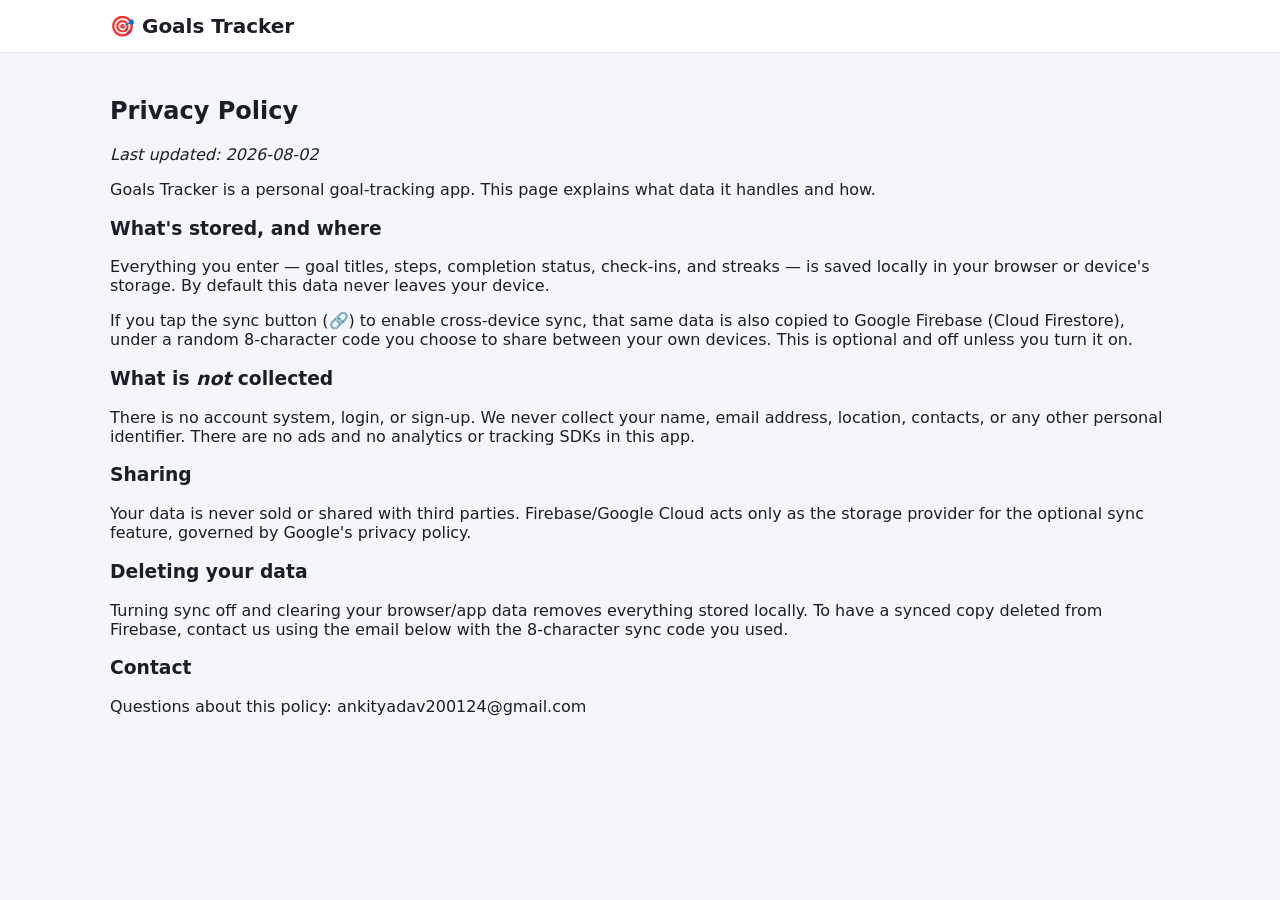
<file: privacy.html>
<!DOCTYPE html>
<html lang="en">
<head>
<meta charset="UTF-8" />
<meta name="viewport" content="width=device-width, initial-scale=1.0" />
<title>Privacy Policy — Goals Tracker</title>
<link rel="stylesheet" href="css/style.css" />
<link rel="icon" href="icons/icon-192.png" />
</head>
<body>
  <header class="app-header">
    <div class="app-header-inner">
      <h1 class="app-title"><a href="index.html">🎯 Goals Tracker</a></h1>
    </div>
  </header>

  <main class="view-root">
    <h2>Privacy Policy</h2>
    <p><em>Last updated: 2026-08-02</em></p>

    <p>Goals Tracker is a personal goal-tracking app. This page explains what
    data it handles and how.</p>

    <h3>What's stored, and where</h3>
    <p>Everything you enter — goal titles, steps, completion status, check-ins,
    and streaks — is saved locally in your browser or device's storage. By
    default this data never leaves your device.</p>

    <p>If you tap the sync button (🔗) to enable cross-device sync, that same
    data is also copied to Google Firebase (Cloud Firestore), under a random
    8-character code you choose to share between your own devices. This is
    optional and off unless you turn it on.</p>

    <h3>What is <em>not</em> collected</h3>
    <p>There is no account system, login, or sign-up. We never collect your
    name, email address, location, contacts, or any other personal
    identifier. There are no ads and no analytics or tracking SDKs in this
    app.</p>

    <h3>Sharing</h3>
    <p>Your data is never sold or shared with third parties. Firebase/Google
    Cloud acts only as the storage provider for the optional sync feature,
    governed by
    <a href="https://policies.google.com/privacy" target="_blank" rel="noopener">Google's privacy policy</a>.</p>

    <h3>Deleting your data</h3>
    <p>Turning sync off and clearing your browser/app data removes everything
    stored locally. To have a synced copy deleted from Firebase, contact us
    using the email below with the 8-character sync code you used.</p>

    <h3>Contact</h3>
    <p>Questions about this policy: <a href="mailto:ankityadav200124@gmail.com">ankityadav200124@gmail.com</a></p>
  </main>
</body>
</html>
</file>
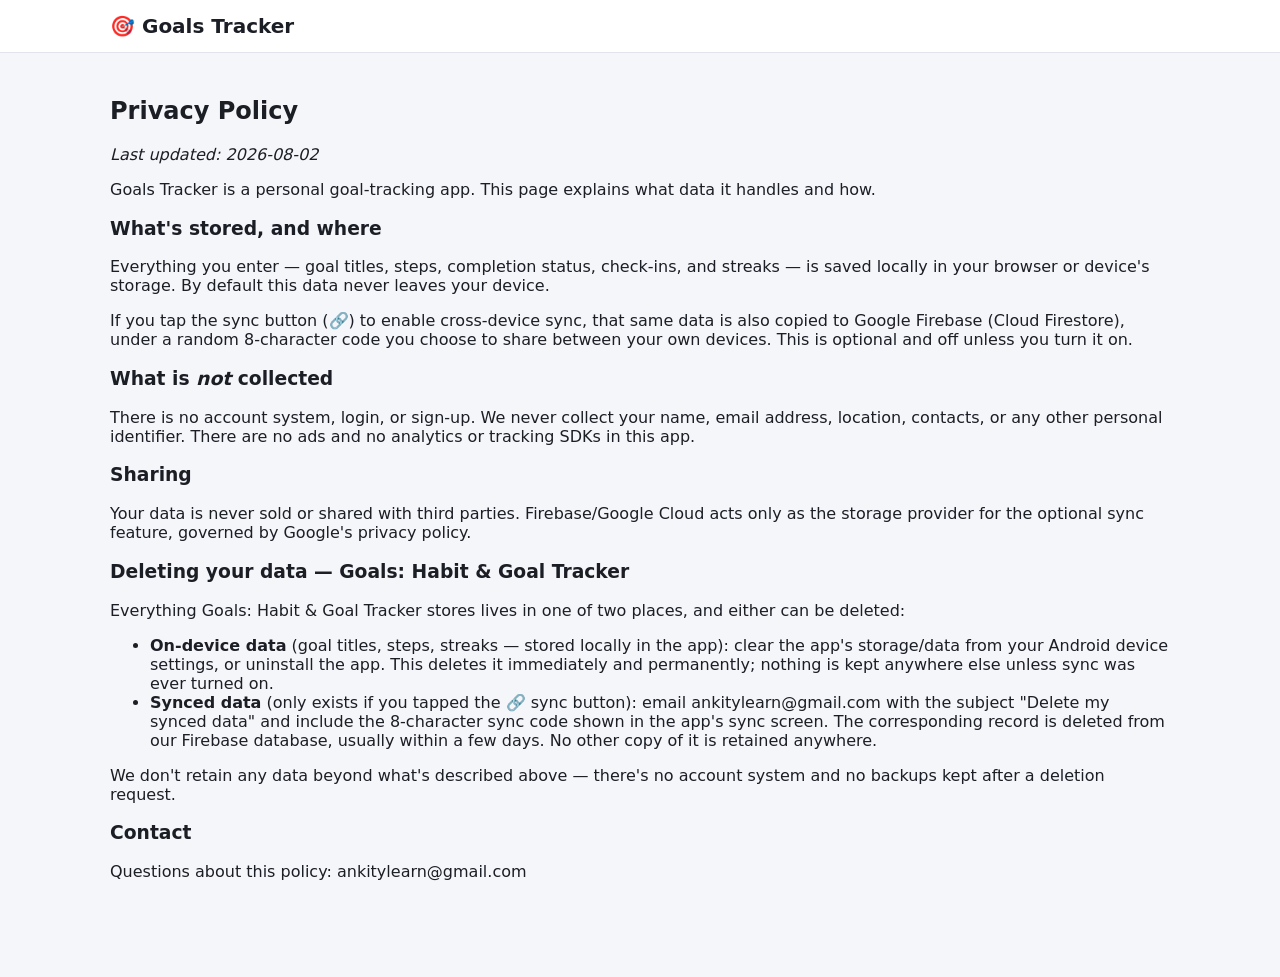
<file: public/privacy.html>
<!DOCTYPE html>
<html lang="en">
<head>
<meta charset="UTF-8" />
<meta name="viewport" content="width=device-width, initial-scale=1.0" />
<title>Privacy Policy — Goals Tracker</title>
<link rel="stylesheet" href="css/style.css" />
<link rel="icon" href="icons/icon-192.png" />
</head>
<body>
  <header class="app-header">
    <div class="app-header-inner">
      <h1 class="app-title"><a href="index.html">🎯 Goals Tracker</a></h1>
    </div>
  </header>

  <main class="view-root">
    <h2>Privacy Policy</h2>
    <p><em>Last updated: 2026-08-02</em></p>

    <p>Goals Tracker is a personal goal-tracking app. This page explains what
    data it handles and how.</p>

    <h3>What's stored, and where</h3>
    <p>Everything you enter — goal titles, steps, completion status, check-ins,
    and streaks — is saved locally in your browser or device's storage. By
    default this data never leaves your device.</p>

    <p>If you tap the sync button (🔗) to enable cross-device sync, that same
    data is also copied to Google Firebase (Cloud Firestore), under a random
    8-character code you choose to share between your own devices. This is
    optional and off unless you turn it on.</p>

    <h3>What is <em>not</em> collected</h3>
    <p>There is no account system, login, or sign-up. We never collect your
    name, email address, location, contacts, or any other personal
    identifier. There are no ads and no analytics or tracking SDKs in this
    app.</p>

    <h3>Sharing</h3>
    <p>Your data is never sold or shared with third parties. Firebase/Google
    Cloud acts only as the storage provider for the optional sync feature,
    governed by
    <a href="https://policies.google.com/privacy" target="_blank" rel="noopener">Google's privacy policy</a>.</p>

    <h3 id="delete-data">Deleting your data — Goals: Habit &amp; Goal Tracker</h3>
    <p>Everything Goals: Habit &amp; Goal Tracker stores lives in one of two
    places, and either can be deleted:</p>
    <ul>
      <li><strong>On-device data</strong> (goal titles, steps, streaks —
      stored locally in the app): clear the app's storage/data from your
      Android device settings, or uninstall the app. This deletes it
      immediately and permanently; nothing is kept anywhere else unless sync
      was ever turned on.</li>
      <li><strong>Synced data</strong> (only exists if you tapped the 🔗 sync
      button): email
      <a href="mailto:ankitylearn@gmail.com">ankitylearn@gmail.com</a> with
      the subject "Delete my synced data" and include the 8-character sync
      code shown in the app's sync screen. The corresponding record is
      deleted from our Firebase database, usually within a few days. No
      other copy of it is retained anywhere.</li>
    </ul>
    <p>We don't retain any data beyond what's described above — there's no
    account system and no backups kept after a deletion request.</p>

    <h3>Contact</h3>
    <p>Questions about this policy: <a href="mailto:ankitylearn@gmail.com">ankitylearn@gmail.com</a></p>
  </main>
</body>
</html>
</file>
<file: css/style.css>
:root {
  --bg: #f5f6fa;
  --surface: #ffffff;
  --surface-2: #f0f1f6;
  --text: #1c1e26;
  --text-muted: #6b7080;
  --border: #e2e4ec;
  --accent: #4f8cff;
  --accent-2: #7c5cff;
  --success: #2fb872;
  --danger: #e5484d;
  --warning: #f5a623;
  --shadow: 0 2px 10px rgba(20, 20, 40, 0.06);
  --radius: 14px;
  color-scheme: light;
}

:root[data-theme="dark"] {
  --bg: #14161f;
  --surface: #1c1f2b;
  --surface-2: #242837;
  --text: #eef0f6;
  --text-muted: #9aa0b4;
  --border: #2d3142;
  --shadow: 0 2px 14px rgba(0, 0, 0, 0.35);
  color-scheme: dark;
}

@media (prefers-color-scheme: dark) {
  :root:not([data-theme="light"]) {
    --bg: #14161f;
    --surface: #1c1f2b;
    --surface-2: #242837;
    --text: #eef0f6;
    --text-muted: #9aa0b4;
    --border: #2d3142;
    --shadow: 0 2px 14px rgba(0, 0, 0, 0.35);
    color-scheme: dark;
  }
}

* {
  box-sizing: border-box;
}

body {
  margin: 0;
  font-family: system-ui, -apple-system, "Segoe UI", Roboto, Helvetica, Arial, sans-serif;
  background: var(--bg);
  color: var(--text);
  min-height: 100vh;
  transition: background 0.2s ease, color 0.2s ease;
}

a {
  color: inherit;
  text-decoration: none;
}

button {
  font-family: inherit;
}

/* ---------- Header ---------- */
.app-header {
  position: sticky;
  top: 0;
  z-index: 10;
  background: var(--surface);
  border-bottom: 1px solid var(--border);
}

.app-header-inner {
  max-width: 1100px;
  margin: 0 auto;
  padding: 14px 20px;
  display: flex;
  align-items: center;
  justify-content: space-between;
  gap: 12px;
}

.app-title {
  margin: 0;
  font-size: 1.25rem;
}

.app-header-actions {
  display: flex;
  align-items: center;
  gap: 10px;
}

.streak-badge {
  display: flex;
  align-items: center;
  gap: 6px;
  background: var(--surface-2);
  border: 1px solid var(--border);
  border-radius: 999px;
  padding: 6px 12px;
  font-weight: 600;
  cursor: default;
  color: var(--text);
}

.streak-flame {
  filter: grayscale(0.6);
}

.streak-badge.active .streak-flame {
  filter: none;
}

.streak-badge.pulse {
  animation: streak-pulse 0.6s ease;
}

@keyframes streak-pulse {
  0% { transform: scale(1); }
  40% { transform: scale(1.18); }
  100% { transform: scale(1); }
}

.icon-btn {
  background: var(--surface-2);
  border: 1px solid var(--border);
  border-radius: 10px;
  width: 34px;
  height: 34px;
  display: inline-flex;
  align-items: center;
  justify-content: center;
  cursor: pointer;
  font-size: 0.95rem;
  color: var(--text);
}

.icon-btn:hover {
  border-color: var(--accent);
}

#sync-btn {
  position: relative;
}

.sync-dot {
  position: absolute;
  top: 4px;
  right: 4px;
  width: 8px;
  height: 8px;
  border-radius: 50%;
  background: var(--text-muted);
  border: 1px solid var(--surface);
}

.sync-dot.on {
  background: var(--success);
}

.sync-code-display {
  text-align: center;
  font-family: ui-monospace, monospace;
  font-size: 1.6rem;
  font-weight: 700;
  letter-spacing: 0.12em;
  background: var(--surface-2);
  border: 1px dashed var(--border);
  border-radius: 10px;
  padding: 16px;
  margin: 14px 0;
  user-select: all;
}

.sync-status-line {
  display: flex;
  align-items: center;
  gap: 8px;
  font-size: 0.85rem;
  color: var(--text-muted);
  margin-bottom: 14px;
}

.sync-status-line .sync-dot {
  position: static;
  border: none;
}

.sync-error {
  color: var(--danger);
  font-size: 0.85rem;
  margin-top: 8px;
}

.sync-divider {
  border: none;
  border-top: 1px solid var(--border);
  margin: 18px 0;
}

/* ---------- Layout ---------- */
.view-root {
  max-width: 1100px;
  margin: 0 auto;
  padding: 24px 20px 80px;
}

.section-title {
  font-size: 1rem;
  color: var(--text-muted);
  text-transform: uppercase;
  letter-spacing: 0.04em;
  margin: 28px 0 12px;
}

/* ---------- Stat row ---------- */
.stat-row {
  display: grid;
  grid-template-columns: repeat(auto-fit, minmax(130px, 1fr));
  gap: 12px;
}

.stat-tile {
  background: var(--surface);
  border: 1px solid var(--border);
  border-radius: var(--radius);
  padding: 14px 16px;
  box-shadow: var(--shadow);
}

.stat-tile-value {
  font-size: 1.5rem;
  font-weight: 700;
}

.stat-tile-label {
  color: var(--text-muted);
  font-size: 0.8rem;
  margin-top: 2px;
}

/* ---------- What's next panel ---------- */
.next-panel {
  background: var(--surface);
  border: 1px solid var(--border);
  border-radius: var(--radius);
  box-shadow: var(--shadow);
  padding: 6px 16px;
}

.next-list {
  list-style: none;
  margin: 0;
  padding: 0;
}

.next-item {
  display: flex;
  align-items: center;
  gap: 12px;
  padding: 12px 0;
  border-bottom: 1px solid var(--border);
}

.next-item:last-child {
  border-bottom: none;
}

.next-item-checkbox {
  width: 20px;
  height: 20px;
  flex-shrink: 0;
  accent-color: var(--success);
  cursor: pointer;
}

.next-item-text {
  display: flex;
  flex-direction: column;
  gap: 2px;
  min-width: 0;
}

.next-item-step {
  font-weight: 500;
}

.next-item-goal {
  font-size: 0.8rem;
  color: var(--text-muted);
}

.next-item-goal:hover {
  color: var(--accent);
}

.empty-note {
  color: var(--text-muted);
  padding: 16px 0;
  font-size: 0.9rem;
}

/* ---------- Goals grid ---------- */
.goals-toolbar {
  display: flex;
  align-items: center;
  justify-content: space-between;
  gap: 12px;
  flex-wrap: wrap;
  margin-top: 28px;
}

.goals-toolbar-filters {
  display: flex;
  gap: 8px;
  flex-wrap: wrap;
}

.chip {
  border: 1px solid var(--border);
  background: var(--surface);
  border-radius: 999px;
  padding: 5px 12px;
  font-size: 0.8rem;
  cursor: pointer;
  color: var(--text-muted);
}

.chip.active {
  border-color: var(--accent);
  color: var(--accent);
  font-weight: 600;
}

.btn-primary {
  background: var(--accent);
  color: #fff;
  border: none;
  border-radius: 10px;
  padding: 9px 16px;
  font-weight: 600;
  cursor: pointer;
}

.btn-primary:hover {
  filter: brightness(1.06);
}

.goals-grid {
  display: grid;
  grid-template-columns: repeat(auto-fill, minmax(260px, 1fr));
  gap: 16px;
  margin-top: 14px;
}

.goal-card {
  background: var(--surface);
  border: 1px solid var(--border);
  border-radius: var(--radius);
  box-shadow: var(--shadow);
  overflow: hidden;
  display: flex;
  cursor: pointer;
  transition: transform 0.12s ease, box-shadow 0.12s ease;
}

.goal-card:hover {
  transform: translateY(-2px);
  box-shadow: 0 6px 18px rgba(20, 20, 40, 0.12);
}

.goal-card-accent {
  width: 6px;
  flex-shrink: 0;
  background: var(--accent);
}

.goal-card-body {
  padding: 14px 16px;
  flex: 1;
  min-width: 0;
}

.goal-card-top {
  display: flex;
  align-items: flex-start;
  justify-content: space-between;
  gap: 8px;
}

.goal-card-title {
  margin: 0;
  font-size: 1.02rem;
  overflow-wrap: anywhere;
}

.goal-card-menu {
  display: flex;
  gap: 4px;
  flex-shrink: 0;
}

.goal-card-menu .icon-btn {
  width: 28px;
  height: 28px;
  font-size: 0.8rem;
}

.goal-card-desc {
  color: var(--text-muted);
  font-size: 0.85rem;
  margin: 6px 0 12px;
  overflow-wrap: anywhere;
}

.goal-card-progress {
  display: flex;
  align-items: center;
  gap: 10px;
}

.goal-card-progress-label {
  font-size: 0.8rem;
  color: var(--text-muted);
  white-space: nowrap;
}

.goal-card-meta {
  display: flex;
  justify-content: space-between;
  margin-top: 10px;
  font-size: 0.78rem;
  color: var(--text-muted);
}

.goal-card-meta .overdue {
  color: var(--danger);
  font-weight: 600;
}

.goal-card.is-complete .goal-card-accent {
  background: var(--success);
}

.goal-complete-badge {
  display: inline-block;
  background: var(--success);
  color: #fff;
  font-size: 0.72rem;
  font-weight: 700;
  border-radius: 999px;
  padding: 2px 9px;
  margin-left: 8px;
  vertical-align: middle;
}

.habit-badge {
  display: inline-block;
  background: var(--accent-2);
  color: #fff;
  font-size: 0.72rem;
  font-weight: 700;
  border-radius: 999px;
  padding: 2px 9px;
  margin-left: 8px;
  vertical-align: middle;
}

.goal-card.is-habit .goal-card-accent {
  background: var(--accent-2);
}

.habit-streak-line {
  font-weight: 600;
  font-size: 0.9rem;
  margin-bottom: 8px;
}

.card-checkin {
  display: flex;
  align-items: center;
  gap: 8px;
  font-size: 0.82rem;
  color: var(--text-muted);
  cursor: pointer;
}

.card-checkin input {
  width: 18px;
  height: 18px;
  accent-color: var(--accent-2);
  cursor: pointer;
}

/* ---------- Mini heatmap ---------- */
.mini-heatmap {
  display: flex;
  flex-wrap: wrap;
  gap: 4px;
}

.mini-heatmap-dot {
  width: 12px;
  height: 12px;
  border-radius: 3px;
  background: var(--surface-2);
  border: 1px solid var(--border);
}

.mini-heatmap-dot.active {
  background: var(--accent-2);
  border-color: var(--accent-2);
}

.mini-heatmap.large .mini-heatmap-dot {
  width: 18px;
  height: 18px;
  border-radius: 4px;
}

/* ---------- Habit detail ---------- */
.habit-detail-streak-row {
  display: grid;
  grid-template-columns: repeat(auto-fit, minmax(120px, 1fr));
  gap: 12px;
  margin-bottom: 16px;
}

.btn-checkin-large {
  width: 100%;
  padding: 14px;
  border: none;
  border-radius: 12px;
  background: var(--accent-2);
  color: #fff;
  font-weight: 700;
  font-size: 1rem;
  cursor: pointer;
}

.btn-checkin-large.checked {
  background: var(--success);
}

/* ---------- Progress bar ---------- */
.progress-bar {
  flex: 1;
  height: 8px;
  border-radius: 999px;
  background: var(--surface-2);
  overflow: hidden;
}

.progress-bar-fill {
  height: 100%;
  border-radius: 999px;
  background: var(--accent);
  width: 0%;
  transition: width 0.35s ease;
}

.progress-bar.large {
  height: 14px;
}

/* ---------- Goal detail ---------- */
.back-link {
  display: inline-flex;
  align-items: center;
  gap: 6px;
  color: var(--text-muted);
  margin-bottom: 16px;
  cursor: pointer;
}

.back-link:hover {
  color: var(--accent);
}

.goal-detail-header {
  background: var(--surface);
  border: 1px solid var(--border);
  border-radius: var(--radius);
  box-shadow: var(--shadow);
  padding: 20px;
}

.goal-detail-top {
  display: flex;
  align-items: flex-start;
  justify-content: space-between;
  gap: 12px;
}

.goal-detail-title {
  margin: 0 0 6px;
  font-size: 1.4rem;
  overflow-wrap: anywhere;
}

.goal-detail-desc {
  color: var(--text-muted);
  margin: 0 0 14px;
  overflow-wrap: anywhere;
}

.goal-detail-meta {
  display: flex;
  gap: 14px;
  flex-wrap: wrap;
  font-size: 0.85rem;
  color: var(--text-muted);
  margin-bottom: 14px;
}

.goal-detail-actions {
  display: flex;
  gap: 6px;
  flex-shrink: 0;
}

.goal-detail-progress-row {
  display: flex;
  align-items: center;
  gap: 12px;
}

.goal-detail-progress-label {
  font-weight: 600;
  white-space: nowrap;
}

.zero-step-toggle {
  display: flex;
  align-items: center;
  gap: 10px;
  margin-top: 16px;
  padding: 12px;
  border: 1px dashed var(--border);
  border-radius: 10px;
}

/* ---------- Steps ---------- */
.steps-section {
  margin-top: 20px;
}

.steps-list {
  list-style: none;
  margin: 0;
  padding: 0;
  background: var(--surface);
  border: 1px solid var(--border);
  border-radius: var(--radius);
  box-shadow: var(--shadow);
  overflow: hidden;
}

.step-row {
  display: flex;
  align-items: center;
  gap: 10px;
  padding: 12px 14px;
  border-bottom: 1px solid var(--border);
}

.step-row:last-child {
  border-bottom: none;
}

.step-checkbox {
  width: 20px;
  height: 20px;
  flex-shrink: 0;
  accent-color: var(--success);
  cursor: pointer;
}

.step-title {
  flex: 1;
  min-width: 0;
  overflow-wrap: anywhere;
  outline: none;
  border-radius: 6px;
  padding: 3px 6px;
}

.step-title:focus {
  background: var(--surface-2);
}

.step-row.done .step-title {
  color: var(--text-muted);
  text-decoration: line-through;
}

.step-completed-date {
  font-size: 0.72rem;
  color: var(--text-muted);
  white-space: nowrap;
}

.step-actions {
  display: flex;
  gap: 4px;
  flex-shrink: 0;
}

.step-actions .icon-btn {
  width: 26px;
  height: 26px;
  font-size: 0.72rem;
}

.add-step-row {
  display: flex;
  gap: 8px;
  margin-top: 10px;
}

.add-step-row input {
  flex: 1;
}

/* ---------- Forms ---------- */
input[type="text"],
input[type="date"],
textarea,
select {
  width: 100%;
  padding: 9px 11px;
  border: 1px solid var(--border);
  border-radius: 10px;
  background: var(--surface);
  color: var(--text);
  font-family: inherit;
  font-size: 0.9rem;
}

textarea {
  resize: vertical;
  min-height: 60px;
}

.form-field {
  margin-bottom: 12px;
}

.form-field label {
  display: block;
  font-size: 0.8rem;
  color: var(--text-muted);
  margin-bottom: 4px;
}

.form-row {
  display: flex;
  gap: 10px;
}

.form-row > .form-field {
  flex: 1;
}

.color-swatches {
  display: flex;
  gap: 8px;
  flex-wrap: wrap;
}

.color-swatch {
  width: 26px;
  height: 26px;
  border-radius: 50%;
  border: 2px solid transparent;
  cursor: pointer;
}

.color-swatch.selected {
  border-color: var(--text);
}

.form-actions {
  display: flex;
  justify-content: flex-end;
  gap: 8px;
  margin-top: 18px;
}

.btn-secondary {
  background: var(--surface-2);
  border: 1px solid var(--border);
  color: var(--text);
  border-radius: 10px;
  padding: 9px 16px;
  font-weight: 600;
  cursor: pointer;
}

.btn-danger {
  background: var(--danger);
  color: #fff;
  border: none;
  border-radius: 10px;
  padding: 9px 16px;
  font-weight: 600;
  cursor: pointer;
}

/* ---------- Modal ---------- */
.app-modal {
  border: none;
  border-radius: var(--radius);
  padding: 0;
  background: var(--surface);
  color: var(--text);
  box-shadow: 0 12px 40px rgba(0, 0, 0, 0.25);
  width: min(440px, 92vw);
}

.app-modal::backdrop {
  background: rgba(10, 10, 20, 0.45);
}

#app-modal-content {
  padding: 22px;
}

.modal-title {
  margin: 0 0 14px;
  font-size: 1.1rem;
}

.modal-title.celebrate {
  text-align: center;
  font-size: 1.3rem;
}

.celebrate-stats {
  display: flex;
  justify-content: center;
  gap: 24px;
  margin: 14px 0 20px;
}

.celebrate-stat-value {
  font-size: 1.3rem;
  font-weight: 700;
  text-align: center;
}

.celebrate-stat-label {
  font-size: 0.75rem;
  color: var(--text-muted);
  text-align: center;
}

.celebrate-actions {
  display: flex;
  justify-content: center;
  margin-top: 6px;
}

/* ---------- Toasts ---------- */
#toast-container {
  position: fixed;
  bottom: 18px;
  right: 18px;
  display: flex;
  flex-direction: column;
  gap: 8px;
  z-index: 60;
}

.toast {
  background: var(--surface);
  border: 1px solid var(--border);
  color: var(--text);
  padding: 11px 16px;
  border-radius: 10px;
  box-shadow: var(--shadow);
  font-size: 0.88rem;
  max-width: 280px;
  animation: toast-in 0.22s ease;
}

.toast.leaving {
  animation: toast-out 0.22s ease forwards;
}

@keyframes toast-in {
  from { opacity: 0; transform: translateY(8px); }
  to { opacity: 1; transform: translateY(0); }
}

@keyframes toast-out {
  from { opacity: 1; transform: translateY(0); }
  to { opacity: 0; transform: translateY(8px); }
}

/* ---------- Confetti ---------- */
#confetti-layer {
  position: fixed;
  inset: 0;
  pointer-events: none;
  overflow: hidden;
  z-index: 999;
}

.confetti-piece {
  position: absolute;
  top: var(--top, -10px);
  left: var(--left, 50%);
  width: var(--size, 8px);
  height: calc(var(--size, 8px) * 0.4);
  background: var(--color, #4f8cff);
  opacity: 0.95;
  transform: rotate(var(--rot, 0deg));
  animation: confetti-fall var(--duration, 1.4s) ease-in var(--delay, 0s) forwards;
}

@keyframes confetti-fall {
  0% {
    transform: translate(0, 0) rotate(var(--rot, 0deg));
    opacity: 1;
  }
  100% {
    transform: translate(var(--drift, 0px), var(--fall, 60vh)) rotate(calc(var(--rot, 0deg) + 260deg));
    opacity: 0;
  }
}

@media (prefers-reduced-motion: reduce) {
  .confetti-piece {
    animation-duration: 0.01ms !important;
  }
  .goal-card,
  .progress-bar-fill,
  .toast,
  .streak-badge.pulse {
    animation: none !important;
    transition: none !important;
  }
}

/* ---------- Empty state ---------- */
.empty-state {
  text-align: center;
  padding: 60px 20px;
  color: var(--text-muted);
}

.empty-state h2 {
  color: var(--text);
  margin-bottom: 8px;
}

/* ---------- Responsive ---------- */
@media (max-width: 560px) {
  .app-title {
    font-size: 1.05rem;
  }
  .goal-detail-top {
    flex-direction: column;
  }
  .form-row {
    flex-direction: column;
  }
  .goals-toolbar {
    flex-direction: column;
    align-items: stretch;
  }
}

.app-footer {
  text-align: center;
  padding: 24px 16px 32px;
}

.app-footer a {
  color: var(--text-muted);
  font-size: 0.8rem;
  text-decoration: none;
}

.app-footer a:hover {
  text-decoration: underline;
}
</file>
<file: public/css/style.css>
:root {
  --bg: #f5f6fa;
  --surface: #ffffff;
  --surface-2: #f0f1f6;
  --text: #1c1e26;
  --text-muted: #6b7080;
  --border: #e2e4ec;
  --accent: #4f8cff;
  --accent-2: #7c5cff;
  --success: #2fb872;
  --danger: #e5484d;
  --warning: #f5a623;
  --shadow: 0 2px 10px rgba(20, 20, 40, 0.06);
  --radius: 14px;
  color-scheme: light;
}

:root[data-theme="dark"] {
  --bg: #14161f;
  --surface: #1c1f2b;
  --surface-2: #242837;
  --text: #eef0f6;
  --text-muted: #9aa0b4;
  --border: #2d3142;
  --shadow: 0 2px 14px rgba(0, 0, 0, 0.35);
  color-scheme: dark;
}

@media (prefers-color-scheme: dark) {
  :root:not([data-theme="light"]) {
    --bg: #14161f;
    --surface: #1c1f2b;
    --surface-2: #242837;
    --text: #eef0f6;
    --text-muted: #9aa0b4;
    --border: #2d3142;
    --shadow: 0 2px 14px rgba(0, 0, 0, 0.35);
    color-scheme: dark;
  }
}

* {
  box-sizing: border-box;
}

body {
  margin: 0;
  font-family: system-ui, -apple-system, "Segoe UI", Roboto, Helvetica, Arial, sans-serif;
  background: var(--bg);
  color: var(--text);
  min-height: 100vh;
  transition: background 0.2s ease, color 0.2s ease;
}

a {
  color: inherit;
  text-decoration: none;
}

button {
  font-family: inherit;
}

/* ---------- Header ---------- */
.app-header {
  position: sticky;
  top: 0;
  z-index: 10;
  background: var(--surface);
  border-bottom: 1px solid var(--border);
}

.app-header-inner {
  max-width: 1100px;
  margin: 0 auto;
  padding: 14px 20px;
  display: flex;
  align-items: center;
  justify-content: space-between;
  gap: 12px;
}

.app-title {
  margin: 0;
  font-size: 1.25rem;
}

.app-header-actions {
  display: flex;
  align-items: center;
  gap: 10px;
}

.streak-badge {
  display: flex;
  align-items: center;
  gap: 6px;
  background: var(--surface-2);
  border: 1px solid var(--border);
  border-radius: 999px;
  padding: 6px 12px;
  font-weight: 600;
  cursor: default;
  color: var(--text);
}

.streak-flame {
  filter: grayscale(0.6);
}

.streak-badge.active .streak-flame {
  filter: none;
}

.streak-badge.pulse {
  animation: streak-pulse 0.6s ease;
}

@keyframes streak-pulse {
  0% { transform: scale(1); }
  40% { transform: scale(1.18); }
  100% { transform: scale(1); }
}

.icon-btn {
  background: var(--surface-2);
  border: 1px solid var(--border);
  border-radius: 10px;
  width: 34px;
  height: 34px;
  display: inline-flex;
  align-items: center;
  justify-content: center;
  cursor: pointer;
  font-size: 0.95rem;
  color: var(--text);
}

.icon-btn:hover {
  border-color: var(--accent);
}

#sync-btn {
  position: relative;
}

.sync-dot {
  position: absolute;
  top: 4px;
  right: 4px;
  width: 8px;
  height: 8px;
  border-radius: 50%;
  background: var(--text-muted);
  border: 1px solid var(--surface);
}

.sync-dot.on {
  background: var(--success);
}

.sync-code-display {
  text-align: center;
  font-family: ui-monospace, monospace;
  font-size: 1.6rem;
  font-weight: 700;
  letter-spacing: 0.12em;
  background: var(--surface-2);
  border: 1px dashed var(--border);
  border-radius: 10px;
  padding: 16px;
  margin: 14px 0;
  user-select: all;
}

.sync-status-line {
  display: flex;
  align-items: center;
  gap: 8px;
  font-size: 0.85rem;
  color: var(--text-muted);
  margin-bottom: 14px;
}

.sync-status-line .sync-dot {
  position: static;
  border: none;
}

.sync-error {
  color: var(--danger);
  font-size: 0.85rem;
  margin-top: 8px;
}

.sync-divider {
  border: none;
  border-top: 1px solid var(--border);
  margin: 18px 0;
}

/* ---------- Layout ---------- */
.view-root {
  max-width: 1100px;
  margin: 0 auto;
  padding: 24px 20px 80px;
}

.section-title {
  font-size: 1rem;
  color: var(--text-muted);
  text-transform: uppercase;
  letter-spacing: 0.04em;
  margin: 28px 0 12px;
}

/* ---------- Stat row ---------- */
.stat-row {
  display: grid;
  grid-template-columns: repeat(auto-fit, minmax(130px, 1fr));
  gap: 12px;
}

.stat-tile {
  background: var(--surface);
  border: 1px solid var(--border);
  border-radius: var(--radius);
  padding: 14px 16px;
  box-shadow: var(--shadow);
}

.stat-tile-value {
  font-size: 1.5rem;
  font-weight: 700;
}

.stat-tile-label {
  color: var(--text-muted);
  font-size: 0.8rem;
  margin-top: 2px;
}

/* ---------- What's next panel ---------- */
.next-panel {
  background: var(--surface);
  border: 1px solid var(--border);
  border-radius: var(--radius);
  box-shadow: var(--shadow);
  padding: 6px 16px;
}

.next-list {
  list-style: none;
  margin: 0;
  padding: 0;
}

.next-item {
  display: flex;
  align-items: center;
  gap: 12px;
  padding: 12px 0;
  border-bottom: 1px solid var(--border);
}

.next-item:last-child {
  border-bottom: none;
}

.next-item-checkbox {
  width: 20px;
  height: 20px;
  flex-shrink: 0;
  accent-color: var(--success);
  cursor: pointer;
}

.next-item-text {
  display: flex;
  flex-direction: column;
  gap: 2px;
  min-width: 0;
}

.next-item-step {
  font-weight: 500;
}

.next-item-goal {
  font-size: 0.8rem;
  color: var(--text-muted);
}

.next-item-goal:hover {
  color: var(--accent);
}

.empty-note {
  color: var(--text-muted);
  padding: 16px 0;
  font-size: 0.9rem;
}

/* ---------- Goals grid ---------- */
.goals-toolbar {
  display: flex;
  align-items: center;
  justify-content: space-between;
  gap: 12px;
  flex-wrap: wrap;
  margin-top: 28px;
}

.goals-toolbar-filters {
  display: flex;
  gap: 8px;
  flex-wrap: wrap;
}

.chip {
  border: 1px solid var(--border);
  background: var(--surface);
  border-radius: 999px;
  padding: 5px 12px;
  font-size: 0.8rem;
  cursor: pointer;
  color: var(--text-muted);
}

.chip.active {
  border-color: var(--accent);
  color: var(--accent);
  font-weight: 600;
}

.btn-primary {
  background: var(--accent);
  color: #fff;
  border: none;
  border-radius: 10px;
  padding: 9px 16px;
  font-weight: 600;
  cursor: pointer;
}

.btn-primary:hover {
  filter: brightness(1.06);
}

.goals-grid {
  display: grid;
  grid-template-columns: repeat(auto-fill, minmax(260px, 1fr));
  gap: 16px;
  margin-top: 14px;
}

.goal-card {
  background: var(--surface);
  border: 1px solid var(--border);
  border-radius: var(--radius);
  box-shadow: var(--shadow);
  overflow: hidden;
  display: flex;
  cursor: pointer;
  transition: transform 0.12s ease, box-shadow 0.12s ease;
}

.goal-card:hover {
  transform: translateY(-2px);
  box-shadow: 0 6px 18px rgba(20, 20, 40, 0.12);
}

.goal-card-accent {
  width: 6px;
  flex-shrink: 0;
  background: var(--accent);
}

.goal-card-body {
  padding: 14px 16px;
  flex: 1;
  min-width: 0;
}

.goal-card-top {
  display: flex;
  align-items: flex-start;
  justify-content: space-between;
  gap: 8px;
}

.goal-card-title {
  margin: 0;
  font-size: 1.02rem;
  overflow-wrap: anywhere;
}

.goal-card-menu {
  display: flex;
  gap: 4px;
  flex-shrink: 0;
}

.goal-card-menu .icon-btn {
  width: 28px;
  height: 28px;
  font-size: 0.8rem;
}

.goal-card-desc {
  color: var(--text-muted);
  font-size: 0.85rem;
  margin: 6px 0 12px;
  overflow-wrap: anywhere;
}

.goal-card-progress {
  display: flex;
  align-items: center;
  gap: 10px;
}

.goal-card-progress-label {
  font-size: 0.8rem;
  color: var(--text-muted);
  white-space: nowrap;
}

.goal-card-meta {
  display: flex;
  justify-content: space-between;
  margin-top: 10px;
  font-size: 0.78rem;
  color: var(--text-muted);
}

.goal-card-meta .overdue {
  color: var(--danger);
  font-weight: 600;
}

.goal-card.is-complete .goal-card-accent {
  background: var(--success);
}

.goal-complete-badge {
  display: inline-block;
  background: var(--success);
  color: #fff;
  font-size: 0.72rem;
  font-weight: 700;
  border-radius: 999px;
  padding: 2px 9px;
  margin-left: 8px;
  vertical-align: middle;
}

.habit-badge {
  display: inline-block;
  background: var(--accent-2);
  color: #fff;
  font-size: 0.72rem;
  font-weight: 700;
  border-radius: 999px;
  padding: 2px 9px;
  margin-left: 8px;
  vertical-align: middle;
}

.goal-card.is-habit .goal-card-accent {
  background: var(--accent-2);
}

.habit-streak-line {
  font-weight: 600;
  font-size: 0.9rem;
  margin-bottom: 8px;
}

.card-checkin {
  display: flex;
  align-items: center;
  gap: 8px;
  font-size: 0.82rem;
  color: var(--text-muted);
  cursor: pointer;
}

.card-checkin input {
  width: 18px;
  height: 18px;
  accent-color: var(--accent-2);
  cursor: pointer;
}

/* ---------- Mini heatmap ---------- */
.mini-heatmap {
  display: flex;
  flex-wrap: wrap;
  gap: 4px;
}

.mini-heatmap-dot {
  width: 12px;
  height: 12px;
  border-radius: 3px;
  background: var(--surface-2);
  border: 1px solid var(--border);
}

.mini-heatmap-dot.active {
  background: var(--accent-2);
  border-color: var(--accent-2);
}

.mini-heatmap.large .mini-heatmap-dot {
  width: 18px;
  height: 18px;
  border-radius: 4px;
}

/* ---------- Habit detail ---------- */
.habit-detail-streak-row {
  display: grid;
  grid-template-columns: repeat(auto-fit, minmax(120px, 1fr));
  gap: 12px;
  margin-bottom: 16px;
}

.btn-checkin-large {
  width: 100%;
  padding: 14px;
  border: none;
  border-radius: 12px;
  background: var(--accent-2);
  color: #fff;
  font-weight: 700;
  font-size: 1rem;
  cursor: pointer;
}

.btn-checkin-large.checked {
  background: var(--success);
}

/* ---------- Progress bar ---------- */
.progress-bar {
  flex: 1;
  height: 8px;
  border-radius: 999px;
  background: var(--surface-2);
  overflow: hidden;
}

.progress-bar-fill {
  height: 100%;
  border-radius: 999px;
  background: var(--accent);
  width: 0%;
  transition: width 0.35s ease;
}

.progress-bar.large {
  height: 14px;
}

/* ---------- Goal detail ---------- */
.back-link {
  display: inline-flex;
  align-items: center;
  gap: 6px;
  color: var(--text-muted);
  margin-bottom: 16px;
  cursor: pointer;
}

.back-link:hover {
  color: var(--accent);
}

.goal-detail-header {
  background: var(--surface);
  border: 1px solid var(--border);
  border-radius: var(--radius);
  box-shadow: var(--shadow);
  padding: 20px;
}

.goal-detail-top {
  display: flex;
  align-items: flex-start;
  justify-content: space-between;
  gap: 12px;
}

.goal-detail-title {
  margin: 0 0 6px;
  font-size: 1.4rem;
  overflow-wrap: anywhere;
}

.goal-detail-desc {
  color: var(--text-muted);
  margin: 0 0 14px;
  overflow-wrap: anywhere;
}

.goal-detail-meta {
  display: flex;
  gap: 14px;
  flex-wrap: wrap;
  font-size: 0.85rem;
  color: var(--text-muted);
  margin-bottom: 14px;
}

.goal-detail-actions {
  display: flex;
  gap: 6px;
  flex-shrink: 0;
}

.goal-detail-progress-row {
  display: flex;
  align-items: center;
  gap: 12px;
}

.goal-detail-progress-label {
  font-weight: 600;
  white-space: nowrap;
}

.zero-step-toggle {
  display: flex;
  align-items: center;
  gap: 10px;
  margin-top: 16px;
  padding: 12px;
  border: 1px dashed var(--border);
  border-radius: 10px;
}

/* ---------- Steps ---------- */
.steps-section {
  margin-top: 20px;
}

.steps-list {
  list-style: none;
  margin: 0;
  padding: 0;
  background: var(--surface);
  border: 1px solid var(--border);
  border-radius: var(--radius);
  box-shadow: var(--shadow);
  overflow: hidden;
}

.step-row {
  display: flex;
  align-items: center;
  gap: 10px;
  padding: 12px 14px;
  border-bottom: 1px solid var(--border);
}

.step-row:last-child {
  border-bottom: none;
}

.step-checkbox {
  width: 20px;
  height: 20px;
  flex-shrink: 0;
  accent-color: var(--success);
  cursor: pointer;
}

.step-title {
  flex: 1;
  min-width: 0;
  overflow-wrap: anywhere;
  outline: none;
  border-radius: 6px;
  padding: 3px 6px;
}

.step-title:focus {
  background: var(--surface-2);
}

.step-row.done .step-title {
  color: var(--text-muted);
  text-decoration: line-through;
}

.step-completed-date {
  font-size: 0.72rem;
  color: var(--text-muted);
  white-space: nowrap;
}

.step-actions {
  display: flex;
  gap: 4px;
  flex-shrink: 0;
}

.step-actions .icon-btn {
  width: 26px;
  height: 26px;
  font-size: 0.72rem;
}

.add-step-row {
  display: flex;
  gap: 8px;
  margin-top: 10px;
}

.add-step-row input {
  flex: 1;
}

/* ---------- Forms ---------- */
input[type="text"],
input[type="date"],
textarea,
select {
  width: 100%;
  padding: 9px 11px;
  border: 1px solid var(--border);
  border-radius: 10px;
  background: var(--surface);
  color: var(--text);
  font-family: inherit;
  font-size: 0.9rem;
}

textarea {
  resize: vertical;
  min-height: 60px;
}

.form-field {
  margin-bottom: 12px;
}

.form-field label {
  display: block;
  font-size: 0.8rem;
  color: var(--text-muted);
  margin-bottom: 4px;
}

.form-row {
  display: flex;
  gap: 10px;
}

.form-row > .form-field {
  flex: 1;
}

.color-swatches {
  display: flex;
  gap: 8px;
  flex-wrap: wrap;
}

.color-swatch {
  width: 26px;
  height: 26px;
  border-radius: 50%;
  border: 2px solid transparent;
  cursor: pointer;
}

.color-swatch.selected {
  border-color: var(--text);
}

.form-actions {
  display: flex;
  justify-content: flex-end;
  gap: 8px;
  margin-top: 18px;
}

.btn-secondary {
  background: var(--surface-2);
  border: 1px solid var(--border);
  color: var(--text);
  border-radius: 10px;
  padding: 9px 16px;
  font-weight: 600;
  cursor: pointer;
}

.btn-danger {
  background: var(--danger);
  color: #fff;
  border: none;
  border-radius: 10px;
  padding: 9px 16px;
  font-weight: 600;
  cursor: pointer;
}

/* ---------- Modal ---------- */
.app-modal {
  border: none;
  border-radius: var(--radius);
  padding: 0;
  background: var(--surface);
  color: var(--text);
  box-shadow: 0 12px 40px rgba(0, 0, 0, 0.25);
  width: min(440px, 92vw);
}

.app-modal::backdrop {
  background: rgba(10, 10, 20, 0.45);
}

#app-modal-content {
  padding: 22px;
}

.modal-title {
  margin: 0 0 14px;
  font-size: 1.1rem;
}

.modal-title.celebrate {
  text-align: center;
  font-size: 1.3rem;
}

.celebrate-stats {
  display: flex;
  justify-content: center;
  gap: 24px;
  margin: 14px 0 20px;
}

.celebrate-stat-value {
  font-size: 1.3rem;
  font-weight: 700;
  text-align: center;
}

.celebrate-stat-label {
  font-size: 0.75rem;
  color: var(--text-muted);
  text-align: center;
}

.celebrate-actions {
  display: flex;
  justify-content: center;
  margin-top: 6px;
}

/* ---------- Toasts ---------- */
#toast-container {
  position: fixed;
  bottom: 18px;
  right: 18px;
  display: flex;
  flex-direction: column;
  gap: 8px;
  z-index: 60;
}

.toast {
  background: var(--surface);
  border: 1px solid var(--border);
  color: var(--text);
  padding: 11px 16px;
  border-radius: 10px;
  box-shadow: var(--shadow);
  font-size: 0.88rem;
  max-width: 280px;
  animation: toast-in 0.22s ease;
}

.toast.leaving {
  animation: toast-out 0.22s ease forwards;
}

@keyframes toast-in {
  from { opacity: 0; transform: translateY(8px); }
  to { opacity: 1; transform: translateY(0); }
}

@keyframes toast-out {
  from { opacity: 1; transform: translateY(0); }
  to { opacity: 0; transform: translateY(8px); }
}

/* ---------- Confetti ---------- */
#confetti-layer {
  position: fixed;
  inset: 0;
  pointer-events: none;
  overflow: hidden;
  z-index: 999;
}

.confetti-piece {
  position: absolute;
  top: var(--top, -10px);
  left: var(--left, 50%);
  width: var(--size, 8px);
  height: calc(var(--size, 8px) * 0.4);
  background: var(--color, #4f8cff);
  opacity: 0.95;
  transform: rotate(var(--rot, 0deg));
  animation: confetti-fall var(--duration, 1.4s) ease-in var(--delay, 0s) forwards;
}

@keyframes confetti-fall {
  0% {
    transform: translate(0, 0) rotate(var(--rot, 0deg));
    opacity: 1;
  }
  100% {
    transform: translate(var(--drift, 0px), var(--fall, 60vh)) rotate(calc(var(--rot, 0deg) + 260deg));
    opacity: 0;
  }
}

@media (prefers-reduced-motion: reduce) {
  .confetti-piece {
    animation-duration: 0.01ms !important;
  }
  .goal-card,
  .progress-bar-fill,
  .toast,
  .streak-badge.pulse {
    animation: none !important;
    transition: none !important;
  }
}

/* ---------- Empty state ---------- */
.empty-state {
  text-align: center;
  padding: 60px 20px;
  color: var(--text-muted);
}

.empty-state h2 {
  color: var(--text);
  margin-bottom: 8px;
}

/* ---------- Responsive ---------- */
@media (max-width: 560px) {
  .app-title {
    font-size: 1.05rem;
  }
  .goal-detail-top {
    flex-direction: column;
  }
  .form-row {
    flex-direction: column;
  }
  .goals-toolbar {
    flex-direction: column;
    align-items: stretch;
  }
}

.app-footer {
  text-align: center;
  padding: 24px 16px 32px;
}

.app-footer a {
  color: var(--text-muted);
  font-size: 0.8rem;
  text-decoration: none;
}

.app-footer a:hover {
  text-decoration: underline;
}
</file>
